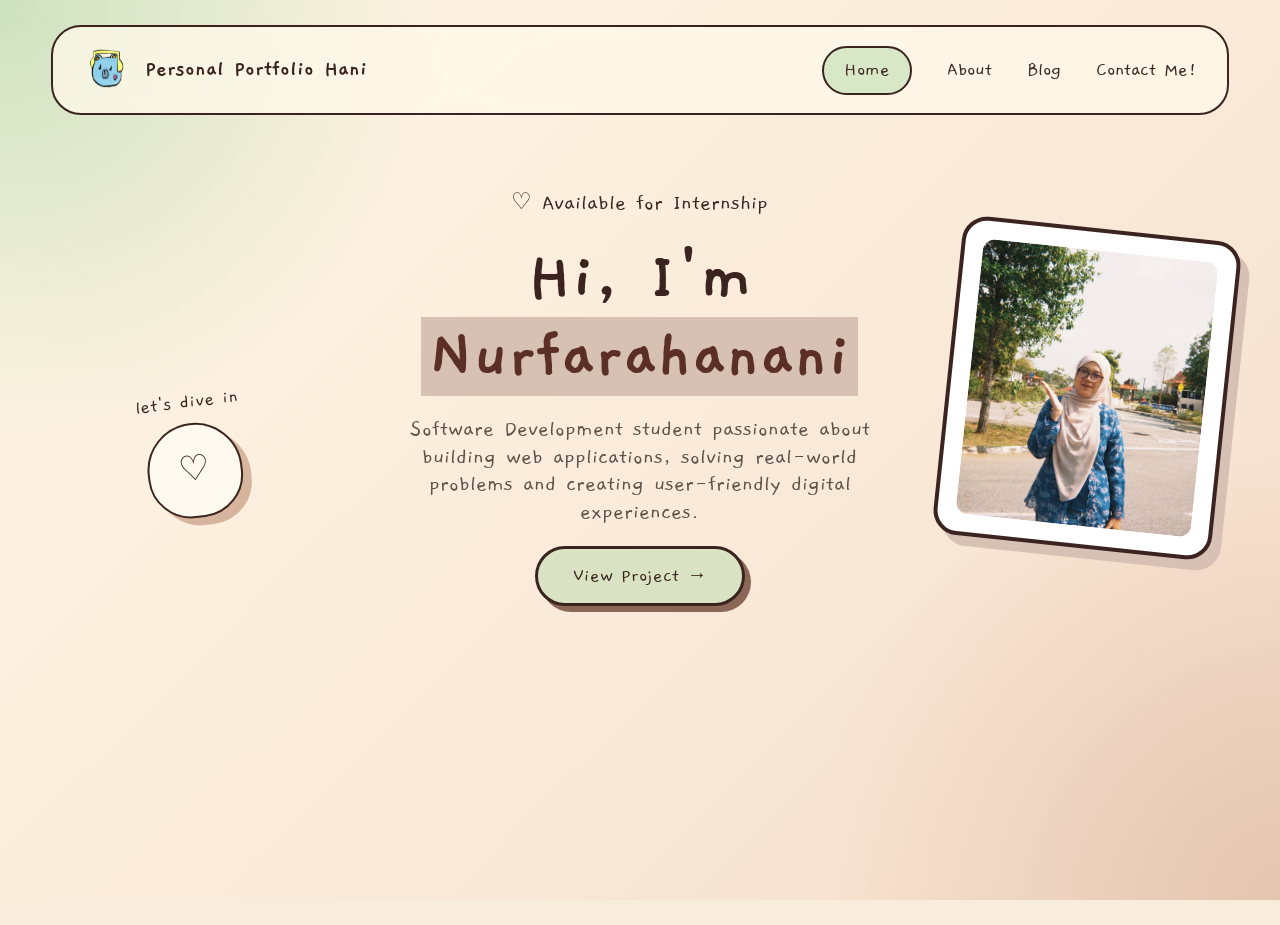
<file: index.html>
<!DOCTYPE html>
<html lang="en">
<head>
  <meta charset="UTF-8" />
  <meta name="viewport" content="width=device-width, initial-scale=1.0" />
  <title>Nurfarahanani | Portfolio</title>
  <link rel="icon" href="images/logo.png">
  <link rel="stylesheet" href="css/style.css" />
</head>
<body>

  <div class="page-bg"></div>

  <header class="navbar">
    <a href="index.html" class="brand">
        <img src="images/bear.png" alt="Logo" class="nav-logo">

        <div>
            <span>Personal Portfolio Hani</span>
        </div>
    </a>

    <nav class="nav-links" id="navLinks">
    <a href="index.html" class="active">Home</a>
    <a href="about.html">About</a>
    <a href="blog.html">Blog</a>
    <a href="contact.html">Contact Me!</a>
  </nav>

    <button class="menu-btn" onclick="toggleMenu()">☰</button>
  </header>

  <main class="hero">

    <section class="hero-content">
      <div class="doodle-box">
        <p>let's dive in</p>
        <div class="cat">♡</div>
      </div>

      <div class="main-title">

        <p class="availability">
            ♡ Available for Internship
        </p>

        <h1>
            Hi, I'm <span>Nurfarahanani</span>
        </h1>

        <p class="hero-desc">
            Software Development student passionate about building web applications,
            solving real-world problems and creating user-friendly digital experiences.
        </p>

        <div class="hero-buttons">
            <a href="blog.html">
              View Project →
            </a>

        </div>

    </div>

        <div class="photo-card">
            <div class="doodle-frame">
                <img src="images/bg2.jpg" alt="Hani">
            </div>
        </div>
    </section>
  </main>


<script src="js/script.js"></script>
</body>
 </html>
</file>
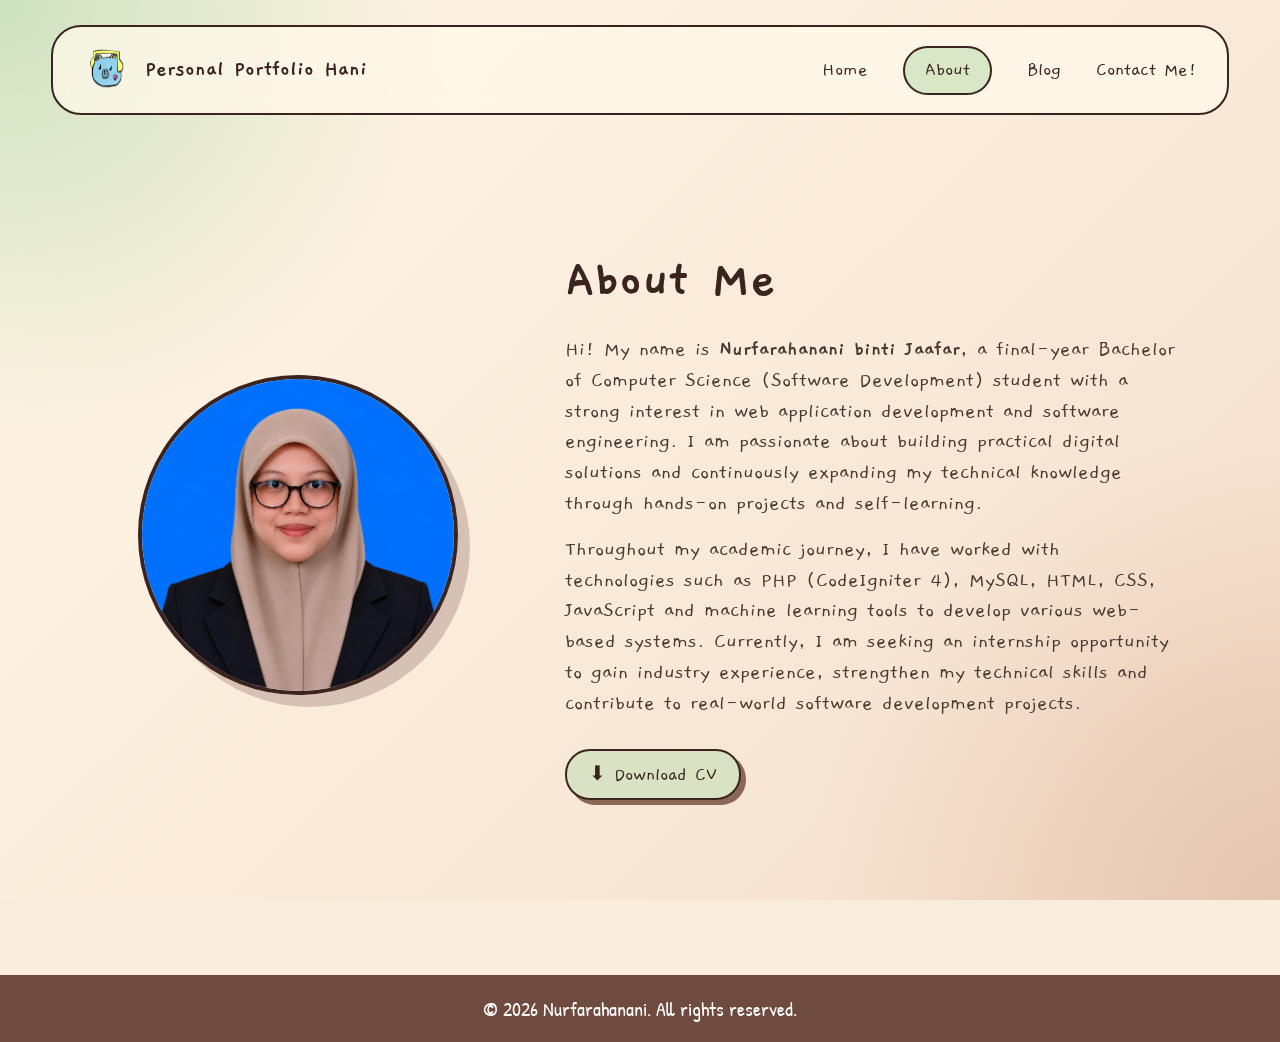
<file: about.html>
<!DOCTYPE html>
<html lang="en">
<head>
  <meta charset="UTF-8" />
  <meta name="viewport" content="width=device-width, initial-scale=1.0" />
  <title>Nurfarahanani | Portfolio</title>
  <link rel="icon" href="images/logo.png">
  <link rel="stylesheet" href="css/style.css" />
</head>
<body>

  <div class="page-bg"></div>

  <header class="navbar">
    <a href="index.html" class="brand">
      <img src="images/bear.png" alt="Logo" class="nav-logo">
      <div>
        <span>Personal Portfolio Hani</span>
      </div>
    </a>

    <nav class="nav-links" id="navLinks">
    <a href="index.html">Home</a>
    <a href="about.html" class="active">About</a>
    <a href="blog.html">Blog</a>
    <a href="contact.html">Contact Me!</a>
    </nav>

    <button class="menu-btn" onclick="toggleMenu()">☰</button>
  </header>

  <main class="about-page">
    <section class="about-container">

      <div class="about-image">
        <img src="images/profile pic.jpeg" alt="Nurfarahanani">
      </div>

      <div class="about-content">
        <h1>About Me</h1>

        <p>
          Hi! My name is <b>Nurfarahanani binti Jaafar</b>, a final-year Bachelor of Computer Science (Software Development) student with a strong interest in web application development and software engineering. I am passionate about building practical digital solutions and continuously expanding my technical knowledge through hands-on projects and self-learning.
        </p>

        <p>
          Throughout my academic journey, I have worked with technologies such as PHP (CodeIgniter 4), MySQL, HTML, CSS, JavaScript and machine learning tools to develop various web-based systems. Currently, I am seeking an internship opportunity to gain industry experience, strengthen my technical skills and contribute to real-world software development projects.
        </p>

        <a href="files/Nurfarahanani CV.pdf" class="download-btn" download>
          ⬇ Download CV
        </a>

      </div>

    </section>
  </main>

  <footer class="footer">
    <p>© 2026 Nurfarahanani. All rights reserved.</p>
  </footer>

  <script src="js/script.js"></script>
</body>
</html>
</file>
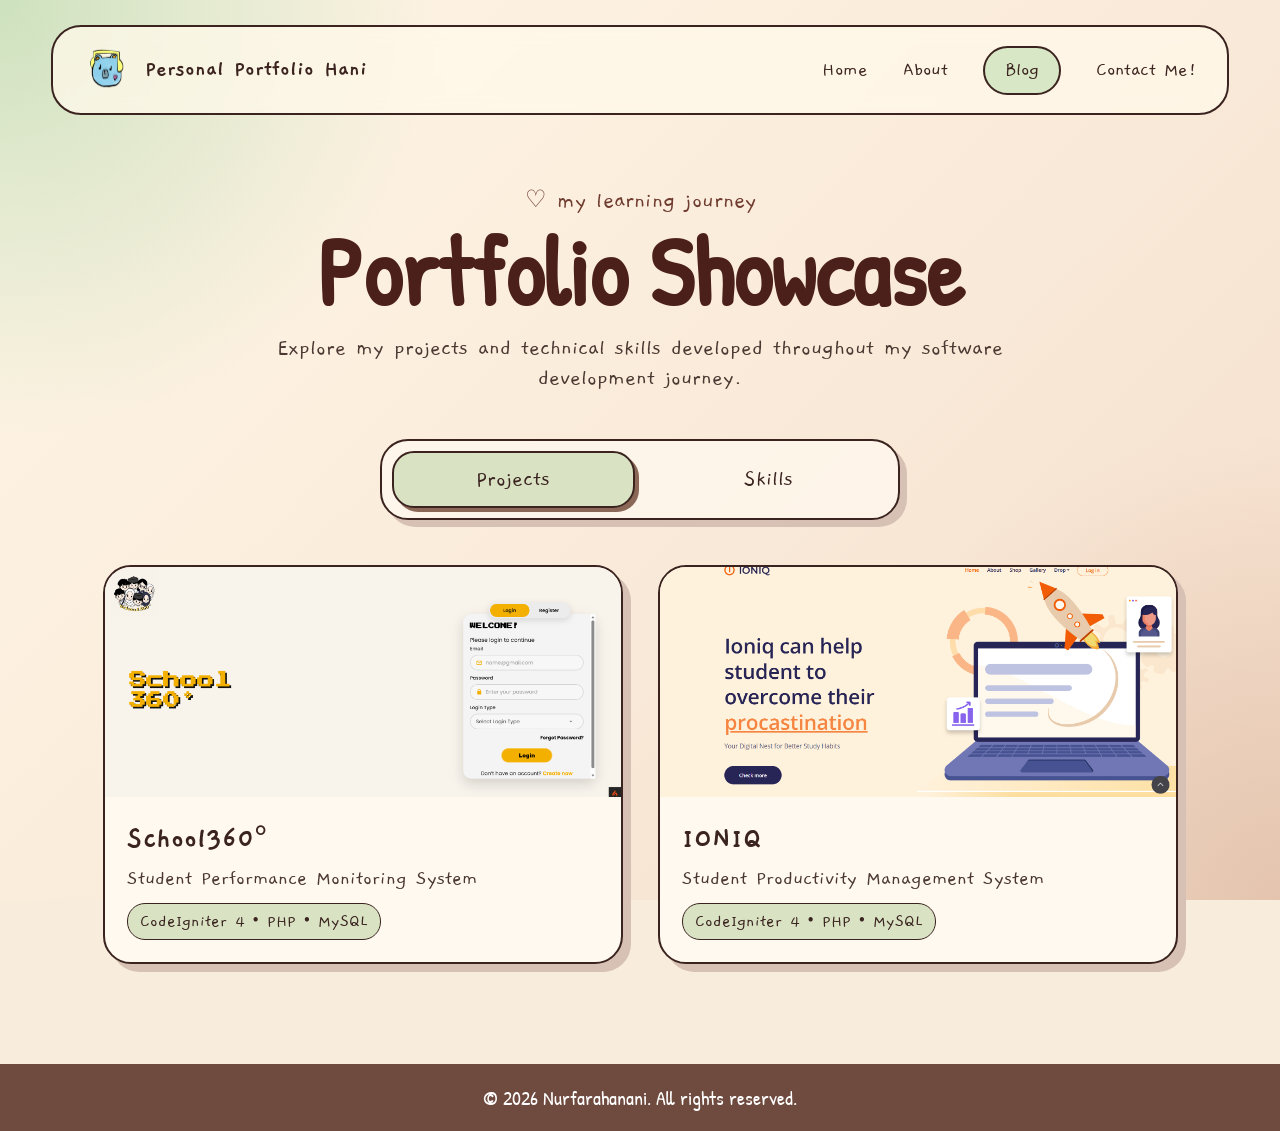
<file: blog.html>
<!DOCTYPE html>
<html lang="en">
<head>
  <meta charset="UTF-8" />
  <meta name="viewport" content="width=device-width, initial-scale=1.0" />
  <title>Nurfarahanani | Portfolio</title>
  <link rel="icon" href="images/logo.png">
  <link rel="stylesheet" href="css/style.css" />
</head>
<body>

  <div class="page-bg"></div>

  <header class="navbar">
    <a href="index.html" class="brand">
      <img src="images/bear.png" alt="Logo" class="nav-logo">
      <div>
        <span>Personal Portfolio Hani</span>
      </div>
    </a>

    <nav class="nav-links" id="navLinks">
    <a href="index.html">Home</a>
    <a href="about.html">About</a>
    <a href="blog.html" class="active">Blog</a>
    <a href="contact.html">Contact Me!</a>
    </nav>

    <button class="menu-btn" onclick="toggleMenu()">☰</button>
  </header>

  <main class="showcase-page">

    <section class="showcase-header">
      <p>♡ my learning journey</p>
      <h1>Portfolio Showcase</h1>
      <span>
        Explore my projects and technical skills developed throughout my software development journey.
      </span>
    </section>

    <section class="showcase-tabs">
      <button class="tab-btn active" onclick="showTab('projects', this)">Projects</button>
      <button class="tab-btn" onclick="showTab('skills', this)">Skills</button>
    </section>

    <section class="tab-content active" id="projects">

      <div class="portfolio-grid">

        <div class="portfolio-card" onclick="openProject('school360')">
          <img src="images/School.png" alt="School360 Project">
          <div class="portfolio-info">
            <h2>School360°</h2>
            <p>Student Performance Monitoring System</p>
            <span>CodeIgniter 4 • PHP • MySQL</span>
          </div>
        </div>

        <div class="portfolio-card" onclick="openProject('ioniq')">
          <img src="images/Ioniq.png" alt="IONIQ Project">
          <div class="portfolio-info">
            <h2>IONIQ</h2>
            <p>Student Productivity Management System</p>
            <span>CodeIgniter 4 • PHP • MySQL</span>
          </div>
        </div>

      </div>

    </section>

    <section class="tab-content" id="skills">

        <div class="skills-grid">

        <div class="skill-card">
        <img src="images/html.png">
        <h3>HTML</h3>
        </div>

        <div class="skill-card">
        <img src="images/css.png">
        <h3>CSS</h3>
        </div>

        <div class="skill-card">
        <img src="images/js.png">
        <h3>JavaScript</h3>
        </div>

        <div class="skill-card">
        <img src="images/php.png">
        <h3>PHP</h3>
        </div>

        <div class="skill-card">
        <img src="images/python.png">
        <h3>Python</h3>
        </div>

        <div class="skill-card">
        <img src="images/ci4.png">
        <h3>CodeIgniter 4</h3>
        </div>

        <div class="skill-card">
        <img src="images/mysql.png">
        <h3>MySQL</h3>
        </div>

        <div class="skill-card">
        <img src="images/fb.png">
        <h3>Firebase</h3>
        </div>

        <div class="skill-card">
        <img src="images/capcut.webp">
        <h3>Capcut</h3>
        </div>

        <div class="skill-card">
        <img src="images/canva.png">
        <h3>Canva</h3>
        </div>

        </div>

</section>

  </main>

  <div class="project-popup" id="projectPopup">
    <div class="project-popup-card">
      <button class="close-popup" onclick="closeProject()">×</button>
      <div id="projectDetails"></div>
    </div>
  </div>

  <footer class="footer">
    <p>© 2026 Nurfarahanani. All rights reserved.</p>
  </footer>

  <script src="js/script.js"></script>
</body>
</html>
</file>
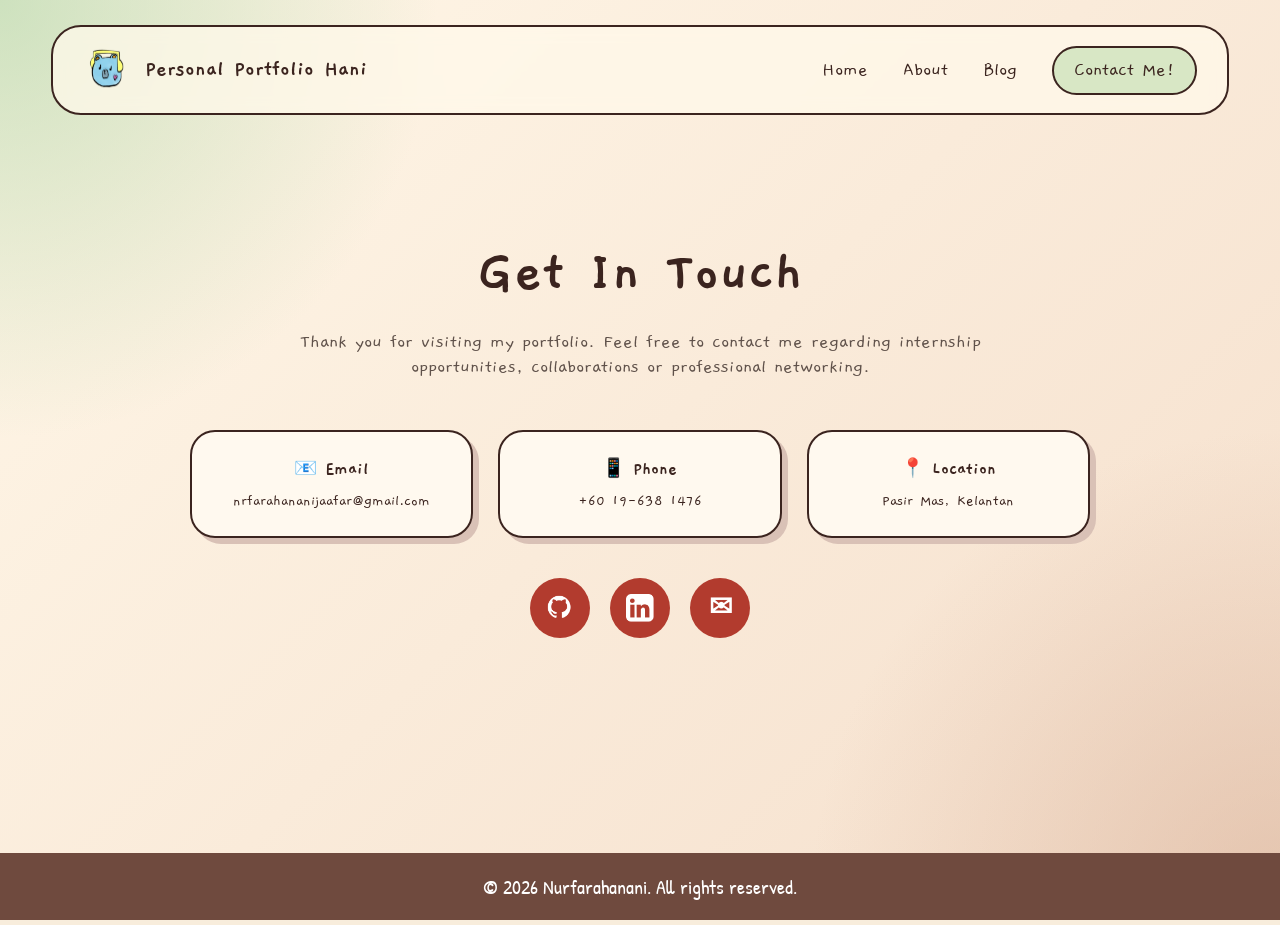
<file: contact.html>
<!DOCTYPE html>
<html lang="en">
<head>
  <meta charset="UTF-8">
  <meta name="viewport" content="width=device-width, initial-scale=1.0">
  <title>Nurfarahanani | Portfolio</title>

  <link rel="icon" href="images/logo.png">
  <link rel="stylesheet" href="css/style.css">
</head>

<body>

<div class="page-bg"></div>

<header class="navbar">

  <a href="index.html" class="brand">
    <img src="images/bear.png" alt="Logo" class="nav-logo">
    <div>
      <span>Personal Portfolio Hani</span>
    </div>
  </a>

<nav class="nav-links" id="navLinks">
  <a href="index.html">Home</a>
  <a href="about.html">About</a>
  <a href="blog.html">Blog</a>
  <a href="contact.html" class="active">Contact Me!</a>
</nav>

<button class="menu-btn" onclick="toggleMenu()">☰</button>

</header>

<main class="contact-page">

  <section class="contact-container">

    <h1>Get In Touch</h1>

    <p class="contact-intro">
      Thank you for visiting my portfolio.
      Feel free to contact me regarding internship opportunities,
      collaborations or professional networking.
    </p>

    <div class="contact-info">

      <div class="contact-box">
        <h3>📧 Email</h3>
        <p>nrfarahananijaafar@gmail.com</p>
      </div>

      <div class="contact-box">
        <h3>📱 Phone</h3>
        <p>+60 19-638 1476</p>
      </div>

      <div class="contact-box">
        <h3>📍 Location</h3>
        <p>Pasir Mas, Kelantan</p>
      </div>

    </div>

    <div class="contact-socials-page">

      <a href="https://github.com/nurfarahanani" target="_blank">
        <img src="images/github.png" alt="GitHub">
      </a>

      <a href="https://linkedin.com/in/nurfarahananijaafar">
        <img src="images/li.png" alt="LinkedIn">
      </a>

      <a href="mailto:nrfarahananijaafar@gmail.com" class="email-icon">
        ✉
      </a>

    </div>

  </section>

</main>

<footer class="footer">
  <p>© 2026 Nurfarahanani. All rights reserved.</p>
</footer>

<script src="js/script.js"></script>

</body>
</html>
</file>
<file: css/style.css>
@import url('https://fonts.googleapis.com/css2?family=Gaegu:wght@300;400;700&family=Patrick+Hand&display=swap');

* {
  margin: 0;
  padding: 0;
  box-sizing: border-box;
}

body {
  font-family: "Gaegu", cursive;
  min-height: 100vh;
  color: #3b241f;
  overflow-x: hidden;
  background: #f8eddc;
}

.page-bg {
  position: fixed;
  inset: 0;
  background:
    radial-gradient(circle at top left, rgba(179, 214, 168, 0.65), transparent 28%),
    radial-gradient(circle at bottom right, rgba(214, 174, 150, 0.55), transparent 30%),
    linear-gradient(135deg, #fff7e8, #f5dfcc);
  z-index: -1;
}

.navbar {
  width: 92%;
  margin: 25px auto 0;
  padding: 18px 30px;
  display: flex;
  align-items: center;
  justify-content: space-between;
  border: 2px solid #3b241f;
  border-radius: 30px;
  background: rgba(255, 248, 234, 0.75);
  backdrop-filter: blur(8px);
}

.brand {
  color: #3b241f;
  text-decoration: none;
  display: flex;
  align-items: center;
  gap: 12px;
  line-height: 0.9;
  font-size: 23px;
  font-weight: 700;
}

.brand div{
  display:flex;
  flex-direction:column;
}

.nav-logo{
    width:50px;
    height:50px;
    border-radius:50%;
}

.brand small {
  font-size: 16px;
  font-weight: 400;
}

.nav-links {
  display: flex;
  gap: 35px;
  align-items: center;
}



.nav-links a {
  color: #3b241f;
  text-decoration: none;
  font-size: 20px;
  position: relative;
}

.nav-links a::after {
  content: "";
  width: 0;
  height: 2px;
  background: #7c4a3b;
  position: absolute;
  left: 0;
  bottom: -4px;
  transition: 0.3s;
}

.nav-links a:hover::after {
  width: 100%;
}

.nav-links a.active,
.contact-nav.active {
  background: #d8e7c5;
  padding: 10px 20px;
  border: 2px solid #3b241f;
  border-radius: 30px;

}

.nav-links a.active::after,
.contact-nav::after {
  display: none;
}


.menu-btn {
  display: none;
  background: none;
  border: none;
  font-size: 30px;
  color: #3b241f;
}

.hero {
  width: 92%;
  margin: 55px auto 0;
  min-height: 68vh;
  position: relative;
}

.small-note {
  font-size: 22px;
  margin-left: 14%;
  margin-bottom: 10px;
}

.hero-content {
  display: grid;
  grid-template-columns: 1fr 2fr 1fr;
  align-items: center;
  gap: 20px;
}

.doodle-box {
  align-self: end;
  margin-bottom: 80px;
  text-align: center;
  font-size: 20px;
  transform: rotate(-7deg);
}

.cat {
  width: 95px;
  height: 95px;
  margin: 8px auto;
  border: 2px solid #3b241f;
  border-radius: 50% 50% 45% 45%;
  display: grid;
  place-items: center;
  font-size: 35px;
  background: #fffaf0;
  box-shadow: 8px 8px 0 #d7b59d;
}

.main-title {
  text-align: center;
}

.year {
  font-family: "Patrick Hand", cursive;
  font-size: 50px;
  letter-spacing: 10px;
  font-weight: bold;
}

.main-title h1{
    font-size:4.5rem;
    line-height:1.1;
    color:#3b241f;
    margin-bottom:15px;
}

.main-title h1 span {
  display: inline-block;
  color: #5b2f27;
  background: #d7c1b4;
  padding: 0 8px;
  border-radius: 0;
  transform: none;
}

.hero-desc{
    max-width:500px;
    font-size:1.1rem;
    line-height:1.8;
    color:#5f514a;
    margin:20px auto;
}

.availability{
    margin-bottom:20px;
    font-size:1rem;
}

.main-title h2 {
  font-size: 55px;
  letter-spacing: 7px;
  margin-top: 10px;
  color: #6f3c2f;
}

.main-title p {
  max-width: 520px;
  margin: 20px auto;
  font-size: 23px;
  line-height: 1.2;
}

.hero-buttons {
  display: flex;
  justify-content: center;
  gap: 18px;
  flex-wrap: wrap;
}

.main-title h2 {
  font-size: 55px;
  letter-spacing: 7px;
  margin-top: 10px;
  color: #6f3c2f;
}

.main-title p {
  max-width: 520px;
  margin: 20px auto;
  font-size: 23px;
  line-height: 1.2;
}

.hero-buttons {
  display: flex;
  justify-content: center;
  gap: 18px;
  flex-wrap: wrap;
}

.hero-buttons button,
.hero-buttons a{
    background: #d9e3c4; /* warna hijau navbar */
    color: #3b241f;

    border: 3px solid #3b241f;
    border-radius: 50px;

    padding: 14px 35px;

    font-family: inherit;
    font-size: 20px;

    box-shadow: 6px 6px 0 #8b6758;

    text-decoration: none;
    cursor: pointer;

    transition: all 0.3s ease;
}

.hero-buttons button:hover,
.hero-buttons a:hover {
  transform: translate(3px, 3px);
  box-shadow: 2px 2px 0 #7f5b4d;
}

.photo-card {
  justify-self: center;
  transform: rotate(6deg);
}


.photo-placeholder{
    width:180px;
    height:220px;
    overflow:hidden;
}

.photo-placeholder img{
    width:100%;
    height:100%;
    object-fit:cover;
}

.doodle-frame{
    width:280px;
    height:320px;

    padding:18px;

    background:#fff;

    border:4px solid #3b241f;

    border-radius:25px;

    transform:rotate(6deg);

    box-shadow:10px 10px 0 #d7c1b4;

    position:relative;
}

.doodle-frame img{
    width:100%;
    height:100%;
    object-fit:cover;
    border-radius:12px;
}

.skills-section {
  width: 92%;
  margin: 30px auto 80px;
  padding: 35px;
  border: 2px solid #3b241f;
  border-radius: 30px;
  background: rgba(255, 249, 239, 0.75);
}

.skills-section h2 {
  text-align: center;
  font-size: 45px;
  margin-bottom: 25px;
}

.skills-grid {
  display: flex;
  justify-content: center;
  gap: 15px;
  flex-wrap: wrap;
}

.skills-grid span {
  border: 2px solid #3b241f;
  border-radius: 25px;
  padding: 10px 22px;
  font-size: 22px;
  background: #d8e7c5;
}


.contact-nav {
  background: #d8e7c5;
  padding: 10px 20px;
  border: 2px solid #3b241f;
  border-radius: 30px;
  box-shadow: 4px 4px 0 #7f5b4d;
}

.contact-nav:hover {
  transform: translate(2px, 2px);
  box-shadow: 2px 2px 0 #7f5b4d;
}

.footer{
    width:100%;
    text-align:center;

    background:#6f4a3e;
    color:#fff;

    padding:20px;

    margin-top:100px;

    font-family:"Patrick Hand", cursive;
    font-size:20px;
}

.about-page {
  width: 92%;
  min-height: 70vh;
  margin: 80px auto 60px;
}

.about-container {
  display: grid;
  grid-template-columns: 0.9fr 1.4fr;
  gap: 70px;
  align-items: center;
  padding: 50px;
}

.about-image {
  display: flex;
  justify-content: center;
  align-items: center;
}

.about-image img {
  width: 320px;
  height: 320px;
  object-fit: cover;
  object-position: center;
  border-radius: 50%;
  border: 4px solid #3b241f;
  box-shadow: 12px 12px 0 #d7c1b4;
  display: block;
}

.about-content {
  max-width: 850px;
}

.about-content h1 {
  font-size: 55px;
  color: #3b241f;
  margin-bottom: 20px;
}

.about-content p {
  font-size: 22px;
  line-height: 1.4;
  color: #4b3832;
  margin-bottom: 15px;
}

.download-btn {
  display: inline-block;
  margin: 15px 0 25px;
  padding: 10px 22px;
  background: #d9e3c4;
  color: #3b241f;
  border: 2px solid #3b241f;
  border-radius: 25px;
  box-shadow: 5px 5px 0 #8b6758;
  text-decoration: none;
  font-size: 20px;
}

.download-btn:hover {
  transform: translate(3px, 3px);
  box-shadow: 2px 2px 0 #8b6758;
}

.blog-page {
  width: 92%;
  margin: 70px auto 80px;
}

.blog-header {
  text-align: center;
  max-width: 850px;
  margin: 0 auto 45px;
}

.blog-header p {
  font-size: 24px;
  color: #6f3c2f;
  margin-bottom: 8px;
}

.blog-header h1 {
  font-size: clamp(55px, 8vw, 95px);
  color: #4b1f1a;
  font-family: "Patrick Hand", cursive;
  line-height: 1;
  margin-bottom: 15px;
}

.blog-header span {
  display: block;
  font-size: 23px;
  line-height: 1.3;
  color: #4b3832;
}

.project-grid {
  display: grid;
  grid-template-columns: repeat(3, 1fr);
  gap: 25px;
}

.project-card {
  background: rgba(255, 249, 239, 0.88);
  border: 2px solid #3b241f;
  border-radius: 28px;
  padding: 28px;
  box-shadow: 8px 8px 0 #d7c1b4;
  transition: 0.25s;
}

.project-card:hover {
  transform: translate(4px, 4px);
  box-shadow: 4px 4px 0 #d7c1b4;
}

.project-icon {
  font-size: 42px;
  margin-bottom: 10px;
}

.project-card h2 {
  font-size: 32px;
  color: #3b241f;
  margin-bottom: 10px;
}

.project-card p {
  font-size: 21px;
  line-height: 1.25;
  color: #4b3832;
  margin-bottom: 18px;
}

.tech-tags {
  display: flex;
  flex-wrap: wrap;
  gap: 8px;
  margin-bottom: 20px;
}

.tech-tags span {
  background: #d9e3c4;
  border: 1.5px solid #3b241f;
  border-radius: 20px;
  padding: 5px 12px;
  font-size: 17px;
  color: #3b241f;
}

.project-card button {
  font-family: "Gaegu", cursive;
  font-size: 20px;
  background: #8b6758;
  color: #fff9ef;
  border: 2px solid #3b241f;
  border-radius: 25px;
  padding: 9px 20px;
  cursor: pointer;
  box-shadow: 4px 4px 0 #3b241f;
  transition: 0.2s;
}

.project-card button:hover {
  transform: translate(2px, 2px);
  box-shadow: 2px 2px 0 #3b241f;
}

.project-popup {
  position: fixed;
  inset: 0;
  background: rgba(59, 36, 31, 0.45);
  display: none;
  justify-content: center;
  align-items: center;
  z-index: 100;
  padding: 20px;
}

.project-popup.active {
  display: flex;
}

.project-popup-card {
  width: min(720px, 95%);
  max-height: 85vh;
  overflow-y: auto;
  background: #fff9ef;
  border: 3px solid #3b241f;
  border-radius: 28px;
  padding: 35px;
  position: relative;
  animation: pop 0.25s ease;
}

.close-popup{
  position:absolute;
  top:20px;
  right:20px;
  width:40px;
  height:40px;
  font-size:28px;
  font-weight:bold;
  border:none;
  background:none;
  cursor:pointer;
  color:#3b241f;
  display:flex;
  align-items:center;
  justify-content:center;
}

.close-popup:hover{
  transform:scale(1.1);
}

#projectDetails h2 {
  font-size: 42px;
  color: #3b241f;
  margin-bottom: 12px;
}

#projectDetails h3 {
  font-size: 28px;
  color: #6f3c2f;
  margin-top: 18px;
  margin-bottom: 8px;
}

#projectDetails p,
#projectDetails li {
  font-size: 21px;
  line-height: 1.3;
  color: #4b3832;
}

#projectDetails ul {
  padding-left: 25px;
}

.showcase-page {
  width: 92%;
  margin: 70px auto 80px;
}

.showcase-header {
  text-align: center;
  max-width: 850px;
  margin: 0 auto 45px;
}

.showcase-header p {
  font-size: 24px;
  color: #6f3c2f;
  margin-bottom: 8px;
}

.showcase-header h1 {
  font-size: clamp(55px, 8vw, 95px);
  color: #4b1f1a;
  font-family: "Patrick Hand", cursive;
  line-height: 1;
  margin-bottom: 15px;
}

.showcase-header span {
  display: block;
  font-size: 23px;
  line-height: 1.3;
  color: #4b3832;
}

.showcase-tabs {
  width: min(520px, 100%);
  margin: 0 auto 45px;
  display: flex;
  gap: 15px;
  justify-content: center;
  background: rgba(255, 249, 239, 0.75);
  border: 2px solid #3b241f;
  border-radius: 28px;
  padding: 10px;
  box-shadow: 7px 7px 0 #d7c1b4;
}

.tab-btn {
  flex: 1;
  font-family: "Gaegu", cursive;
  font-size: 23px;
  border: none;
  border-radius: 22px;
  padding: 12px 18px;
  cursor: pointer;
  color: #3b241f;
  background: transparent;
  transition: 0.25s;
}

.tab-btn.active {
  background: #d9e3c4;
  border: 2px solid #3b241f;
  box-shadow: 4px 4px 0 #8b6758;
}

.tab-content {
  display: none;
}

.tab-content.active {
  display: block;
}

.portfolio-grid {
  display: grid;
  grid-template-columns: repeat(2, minmax(280px, 520px));
  gap: 35px;
  justify-content: center;
  align-items: stretch;
}

.portfolio-card {
  background: #fff9ef;
  border: 2px solid #3b241f;
  border-radius: 28px;
  overflow: hidden;
  box-shadow: 8px 8px 0 #d7c1b4;
  cursor: pointer;
  transition: 0.25s;
}

.portfolio-card:hover {
  transform: translate(4px, 4px);
  box-shadow: 4px 4px 0 #d7c1b4;
}

.portfolio-card img {
  width: 100%;
  height: 230px;
  object-fit: cover;
  display: block;
  background: #f3e4d6;
}



.portfolio-info {
  padding: 22px;
}

.portfolio-info h2 {
  font-size: 31px;
  color: #3b241f;
  margin-bottom: 8px;
}

.portfolio-info p {
  font-size: 21px;
  color: #4b3832;
  line-height: 1.2;
  margin-bottom: 12px;
}

.portfolio-info span {
  display: inline-block;
  font-size: 18px;
  background: #d9e3c4;
  color: #3b241f;
  border: 1.5px solid #3b241f;
  border-radius: 18px;
  padding: 6px 12px;
}

.skills-showcase {
  display: grid;
  grid-template-columns: repeat(2, 1fr);
  gap: 25px;
}

.skill-category {
  background: rgba(255, 249, 239, 0.88);
  border: 2px solid #3b241f;
  border-radius: 28px;
  padding: 30px;
  box-shadow: 8px 8px 0 #d7c1b4;
}

.skill-category h2 {
  font-size: 35px;
  color: #3b241f;
  margin-bottom: 18px;
}

.skill-tags {
  display: flex;
  flex-wrap: wrap;
  gap: 12px;
}

.skill-tags span {
  background: #d9e3c4;
  color: #3b241f;
  border: 1.5px solid #3b241f;
  border-radius: 25px;
  padding: 8px 16px;
  font-size: 20px;
}

.project-popup {
  position: fixed;
  inset: 0;
  background: rgba(59, 36, 31, 0.45);
  display: none;
  justify-content: center;
  align-items: center;
  z-index: 100;
  padding: 20px;
}

.project-popup.active {
  display: flex;
}

.project-popup-card {
  width: min(720px, 95%);
  max-height: 85vh;
  overflow-y: auto;
  background: #fff9ef;
  border: 3px solid #3b241f;
  border-radius: 28px;
  padding: 35px;
  box-shadow: 12px 12px 0 #8b6758;
  position: relative;
}

#projectDetails h2 {
  font-size: 42px;
  color: #3b241f;
  margin-bottom: 12px;
}

#projectDetails h3 {
  font-size: 28px;
  color: #6f3c2f;
  margin-top: 18px;
  margin-bottom: 8px;
}

#projectDetails p,
#projectDetails li {
  font-size: 21px;
  line-height: 1.3;
  color: #4b3832;
}

#projectDetails ul {
  padding-left: 25px;
}


@media (max-width: 950px) {
  .portfolio-grid {
    grid-template-columns: repeat(2, 1fr);
  }

  .skills-showcase {
    grid-template-columns: 1fr;
  }
}

@media (max-width: 650px) {
  .portfolio-grid {
    grid-template-columns: 1fr;
  }

  .showcase-tabs {
    flex-direction: column;
  }

  .project-popup-card {
    padding: 28px 22px;
  }
}

.skills-grid{
    display: grid;
    grid-template-columns: repeat(auto-fit, minmax(180px, 1fr));
    gap: 30px;
    margin-top: 40px;
    justify-items: center;
}

.skill-card{
    background: rgba(35, 25, 22, 0.72);
    border: 1.5px solid rgba(255, 249, 239, 0.25);
    border-radius: 25px;
    backdrop-filter: blur(8px);

    display: flex;
    flex-direction: column;
    justify-content: center;
    align-items: center;

    width: 160px;
    height: 140px;
    padding: 20px;

    text-align: center;
    transition: 0.3s ease;
}

.skill-card:hover{
    transform: translateY(-8px);
    background: rgba(35, 25, 22, 0.85);
}

.skill-card img{
    width: 65px;
    height: 65px;
    object-fit: contain;
    margin-bottom: 18px;
}

.skill-card h3{
    color: #fff9ef;
    font-size: 18px;
    margin: 0;
    font-weight: 500;
}


/* CONTACT PAGE */

.contact-page{
    padding:120px 8% 80px;
}

.contact-container{
    max-width:900px;
    margin:auto;
    text-align:center;
}

.contact-container h1{
    font-size:60px;
    color:#3b241f;
    margin-bottom:20px;
}

.contact-intro{
    font-size:20px;
    color:#5f514a;
    max-width:700px;
    margin:0 auto 50px;
}

.contact-info{
    display:grid;
    grid-template-columns:repeat(auto-fit,minmax(220px,1fr));
    gap:25px;
    margin-bottom:40px;
}

.contact-box{
    background:#fff9ef;
    border:2px solid #3b241f;
    border-radius:25px;
    padding:25px;

    box-shadow:6px 6px 0 #d9c1b6;
}

.contact-box h3{
    margin-bottom:10px;
    color:#3b241f;
}

.contact-socials-page{
    display:flex;
    justify-content:center;
    gap:20px;

    margin-bottom:35px;
}

.contact-socials-page a{
    width:60px;
    height:60px;

    background:#b23b2e;

    border-radius:50%;

    display:flex;
    justify-content:center;
    align-items:center;

    transition:.3s;
}

.contact-socials-page a:hover{
    transform:translateY(-5px);
}

.contact-socials-page img{
    width:28px;
    height:28px;
    object-fit:contain;

    filter:brightness(0) invert(1);
}
.email-icon{
    font-size: 28px;
    color: white;
    text-decoration: none;
    font-weight: bold;
}


@media (max-width: 950px) {
  .project-grid {
    grid-template-columns: repeat(2, 1fr);
  }
}

@media (max-width: 650px) {
  .project-grid {
    grid-template-columns: 1fr;
  }

  .project-popup-card {
    padding: 28px 22px;
  }
}


@media (max-width: 900px) {
  .about-container {
    grid-template-columns: 1fr;
    text-align: center;
    padding: 30px 15px;
    gap: 35px;
  }

  .about-image img {
    width: 230px;
    height: 230px;
  }
}


@keyframes pop {
  from {
    transform: scale(0.85);
    opacity: 0;
  }
  to {
    transform: scale(1);
    opacity: 1;
  }
}

@media (max-width: 850px) {
  .navbar {
    width: 92%;
    padding: 14px 18px;
    position: relative;
    z-index: 9999;
  }

  .brand span {
    font-size: 16px;
  }

  .nav-logo {
    width: 42px;
    height: 42px;
  }

  .menu-btn {
    display: block;
    cursor: pointer;
    z-index: 10001;
  }

  .nav-links {
    position: absolute;
    top: 78px;
    right: 0;
    width: 230px;
    background: #fff9ef;
    border: 2px solid #3b241f;
    border-radius: 20px;
    padding: 18px;
    flex-direction: column;
    gap: 14px;
    display: none;
    z-index: 10000;
    box-shadow: 6px 6px 0 #d7c1b4;
  }

  .nav-links.active {
    display: flex;
  }

  .nav-links a {
    width: 100%;
    text-align: center;
    display: block;
    padding: 10px 15px;
    pointer-events: auto;
  }

  .page-bg {
    pointer-events: none;
  }

  .hero {
    margin-top: 45px;
  }

  .hero-content {
    grid-template-columns: 1fr;
    text-align: center;
    gap: 35px;
  }

  .main-title h1 {
    font-size: 58px;
  }

  .hero-desc {
    font-size: 20px;
  }

  .doodle-frame {
    width: 230px;
    height: 270px;
    margin: auto;
  }

  .photo-card {
    transform: rotate(0);
  }

  .doodle-box {
    order: 3;
    margin-bottom: 20px;
  }

  .about-container {
    grid-template-columns: 1fr;
    text-align: center;
    padding: 20px;
  }

  .portfolio-grid {
    grid-template-columns: 1fr;
  }

  .skills-grid {
    grid-template-columns: repeat(2, 1fr);
    gap: 18px;
  }

  .skill-card {
    width: 145px;
    height: 130px;
  }

  .contact-info {
    grid-template-columns: 1fr;
  }
}

/* Simple Animations */

.navbar,
.main-title,
.photo-card,
.about-container,
.showcase-header,
.showcase-tabs,
.portfolio-card,
.skill-card,
.contact-container {
  animation: fadeUp 0.8s ease both;
}

@keyframes fadeUp {
  from {
    opacity: 0;
    transform: translateY(25px);
  }
  to {
    opacity: 1;
    transform: translateY(0);
  }
}

.doodle-box {
  animation: floatDoodle 3s ease-in-out infinite;
}

@keyframes floatDoodle {
  0%, 100% {
    transform: translateY(0) rotate(-7deg);
  }
  50% {
    transform: translateY(-12px) rotate(-7deg);
  }
}

.doodle-frame {
  animation: softFloat 3.5s ease-in-out infinite;
}

@keyframes softFloat {
  0%, 100% {
    transform: rotate(6deg) translateY(0);
  }
  50% {
    transform: rotate(6deg) translateY(-10px);
  }
}

.hero-buttons a,
.download-btn,
.contact-socials-page a {
  transition: 0.3s ease;
}

.hero-buttons a:hover,
.download-btn:hover,
.contact-socials-page a:hover {
  transform: translateY(-5px);
}

.portfolio-card:hover,
.skill-card:hover {
  transform: translateY(-8px);
}
</file>
